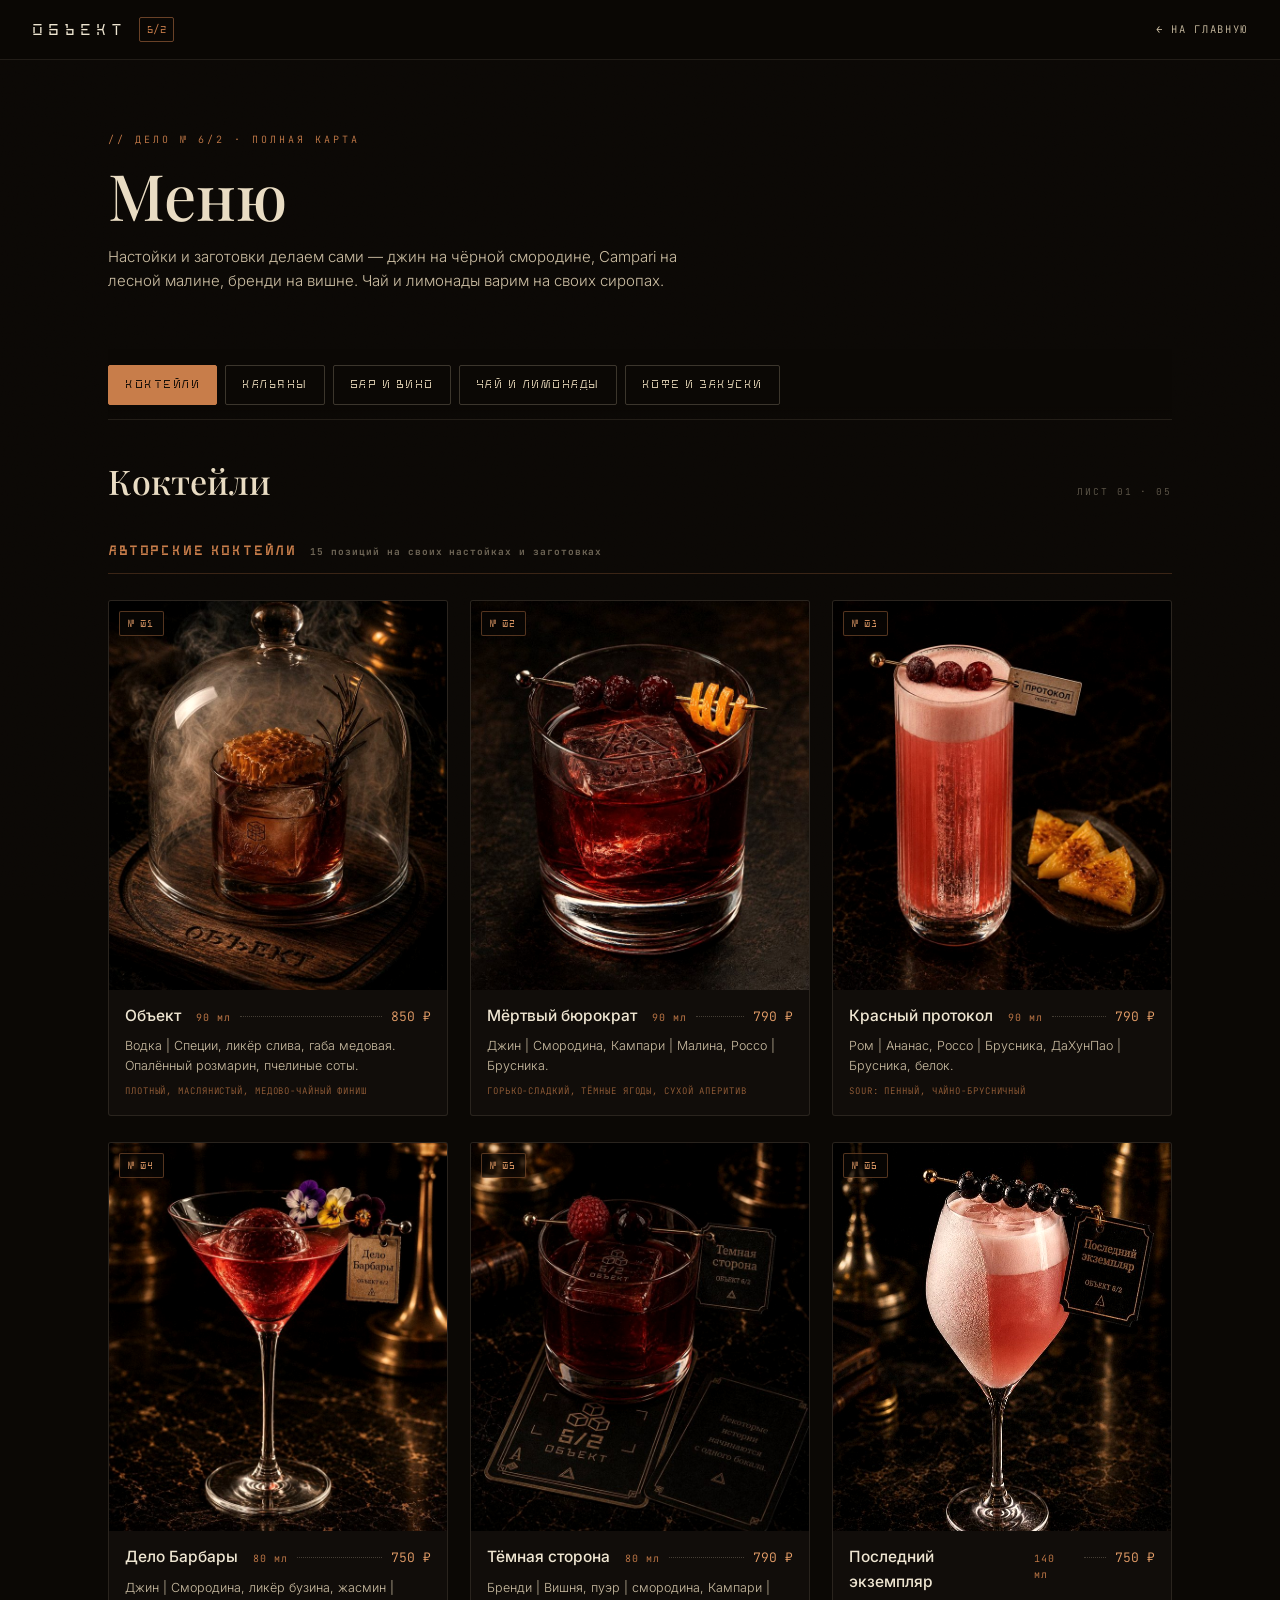
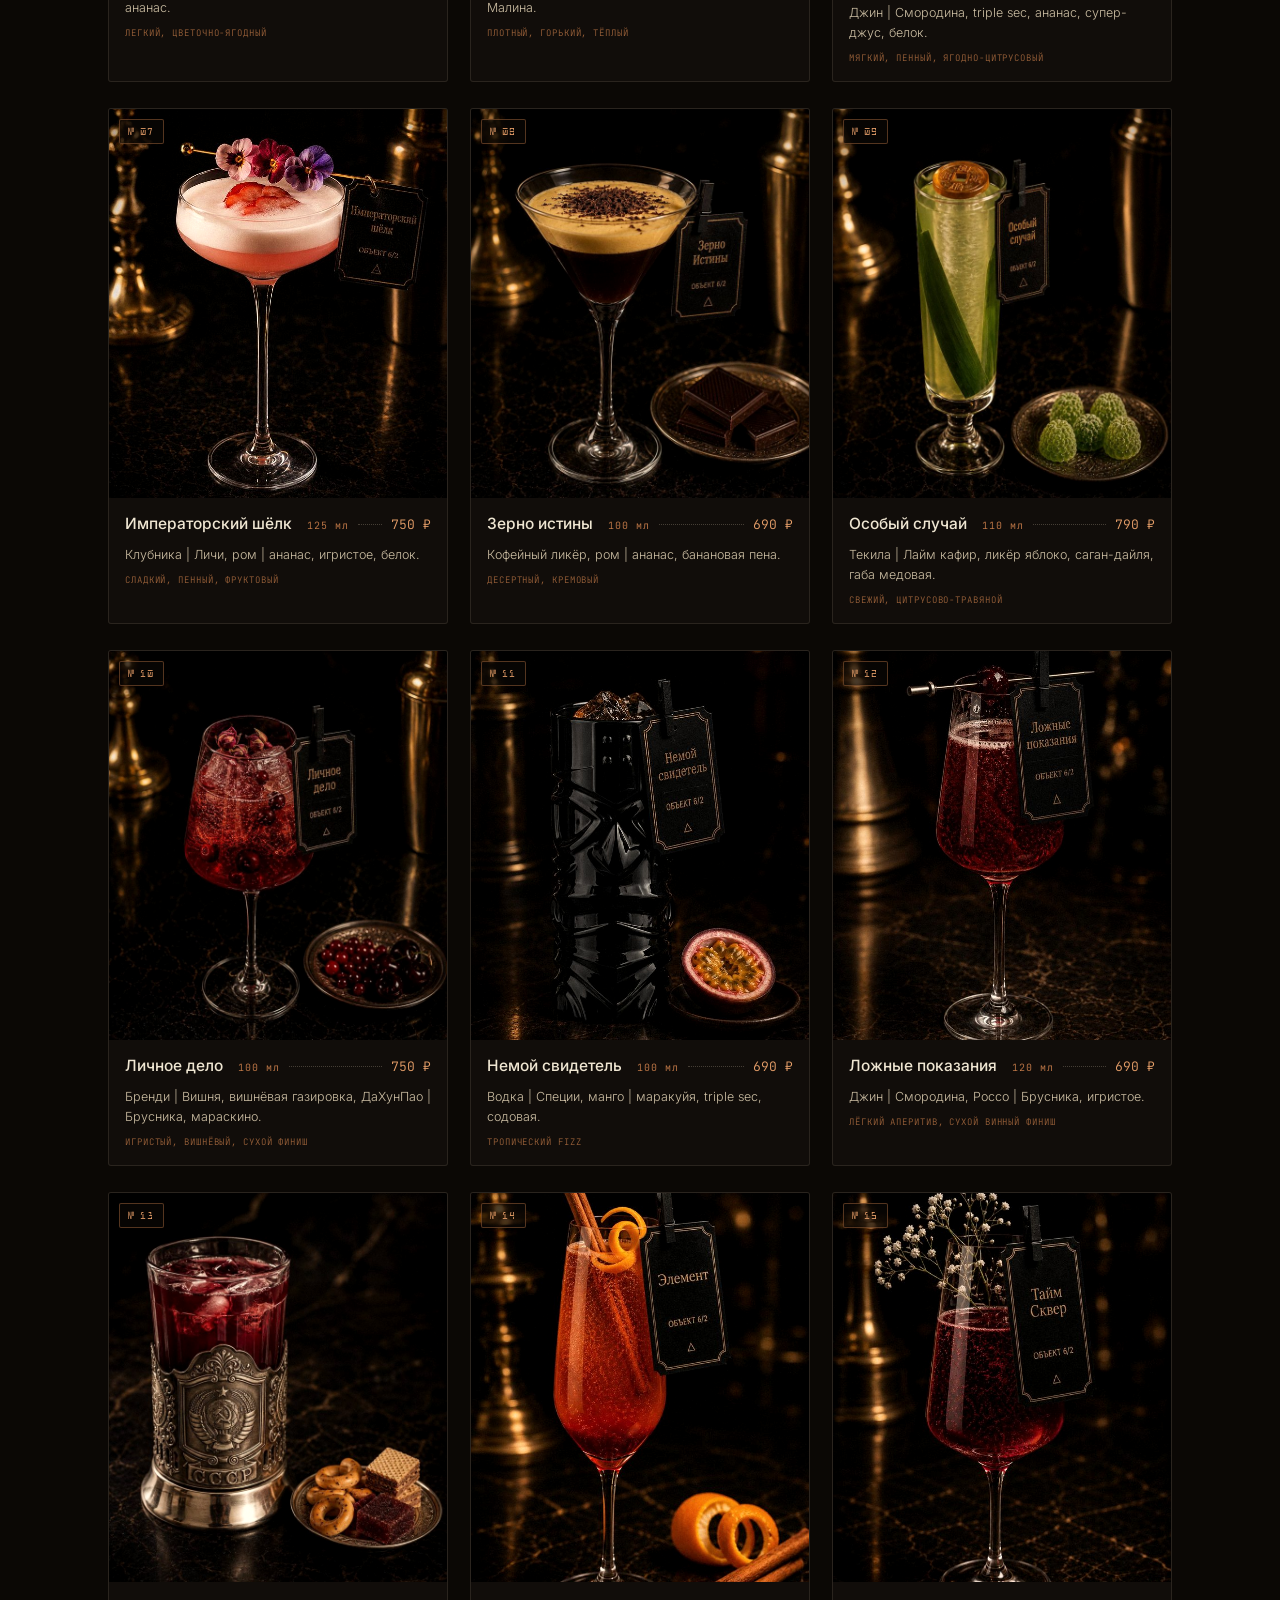
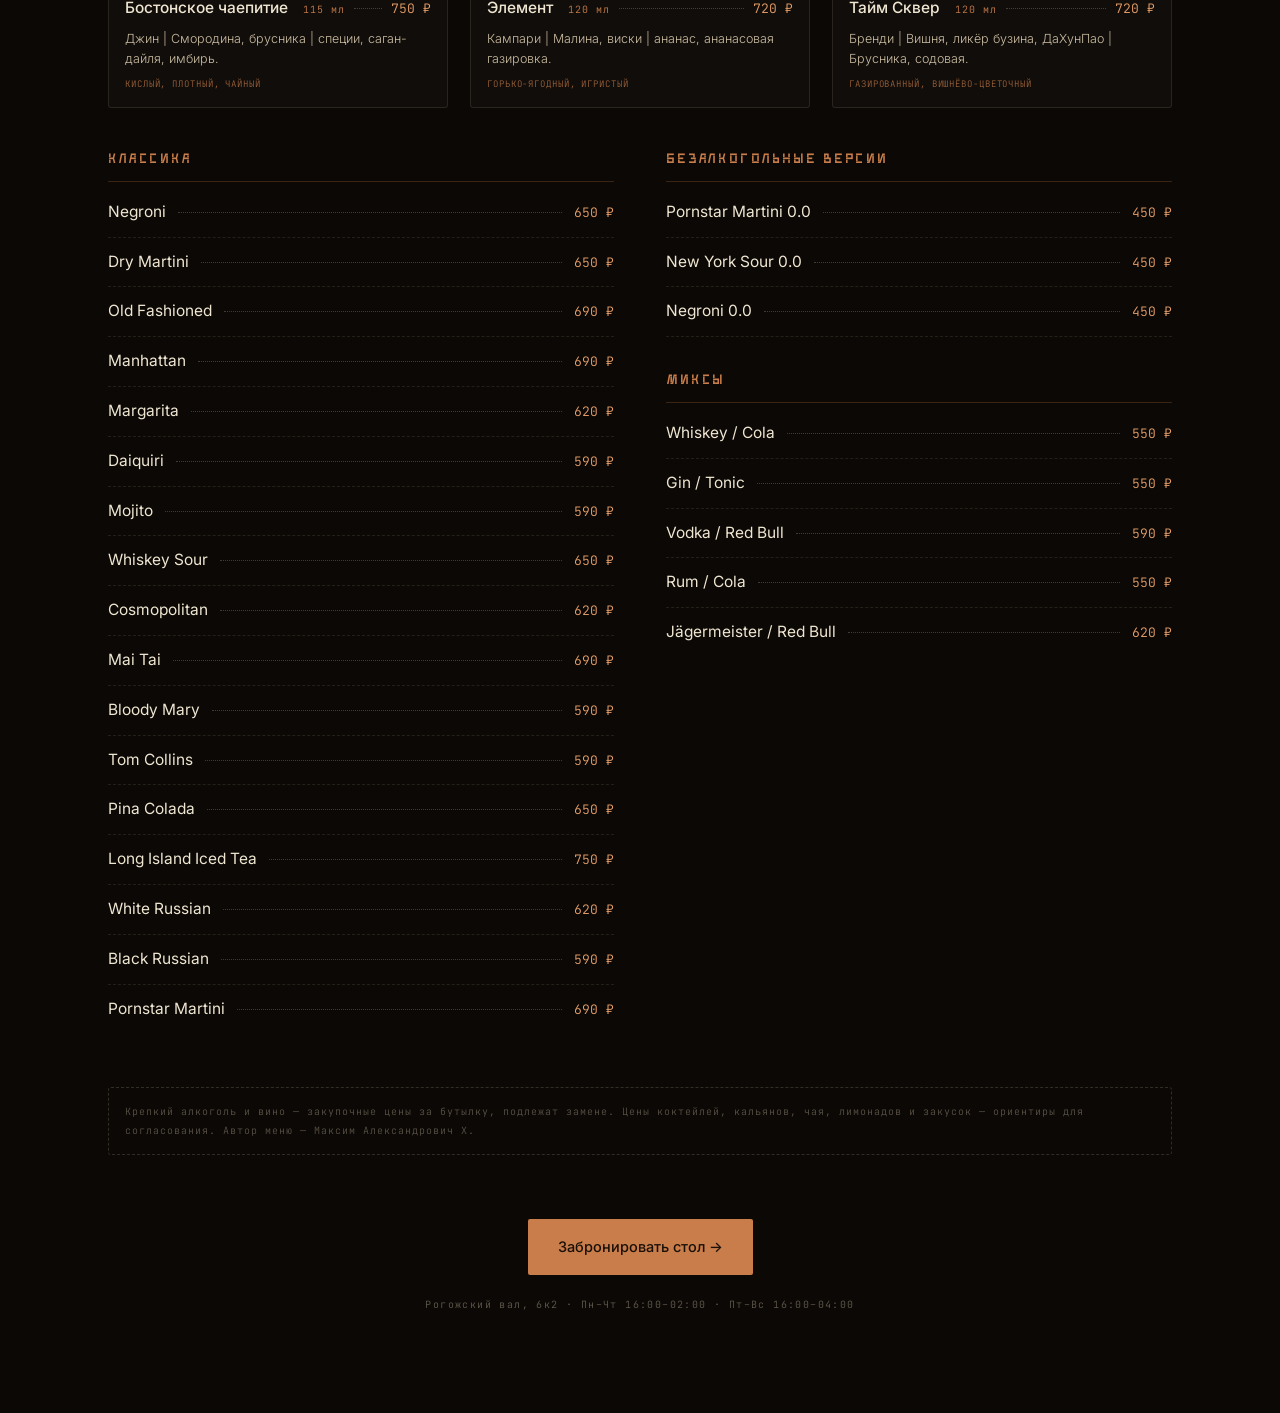
<file: menu.html>
<!DOCTYPE html>
<html lang="ru">
<head>
<meta charset="utf-8">
<meta name="viewport" content="width=device-width, initial-scale=1">
<title>Меню · объект 6/2 — кальянный лаунж на Рогожском валу</title>
<link rel="icon" href="data:,">
<meta name="description" content="Карта бара объект 6/2: авторские коктейли на своих настойках, авторские кальяны, крепкий бар, вино, китайский чай и фирменные лимонады.">
<link rel="preconnect" href="https://fonts.googleapis.com">
<link rel="preconnect" href="https://fonts.gstatic.com" crossorigin>
<link href="https://fonts.googleapis.com/css2?family=Playfair+Display:wght@500;600&family=JetBrains+Mono:wght@400;500&family=Inter:wght@300;400;500&display=swap" rel="stylesheet">
<style>
  @font-face{
    font-family:'District';
    src:url('assets/District-Regular.ttf') format('truetype');
    font-display:swap;
  }
  :root{
    --ink:#0b0805; --paper:#e9dcc3; --paper-dim:#cdbfa4; --bone:#efe6d2;
    --copper:#c87d4a; --copper-hot:#e8a06a; --wax:#8c2f23;
    --mono:'JetBrains Mono',ui-monospace,monospace;
    --serif:'Playfair Display',Georgia,serif;
    --sans:'Inter',system-ui,sans-serif;
  }
  *{box-sizing:border-box}
  body{margin:0;background:var(--ink);color:var(--paper);font-family:var(--sans);font-weight:300;
    -webkit-font-smoothing:antialiased;line-height:1.6}
  .grain{position:fixed;inset:0;z-index:1;pointer-events:none;opacity:.05;mix-blend-mode:overlay;
    background-image:url("data:image/svg+xml,%3Csvg xmlns='http://www.w3.org/2000/svg' width='240' height='240'%3E%3Cfilter id='n'%3E%3CfeTurbulence type='fractalNoise' baseFrequency='0.9' numOctaves='2'/%3E%3C/filter%3E%3Crect width='240' height='240' filter='url(%23n)'/%3E%3C/svg%3E")}
  .wrap{max-width:1120px;margin:0 auto;padding:0 28px;position:relative;z-index:2}
  header.nav{position:sticky;top:0;z-index:40;display:flex;align-items:center;justify-content:space-between;
    padding:16px 32px;background:rgba(11,8,5,.92);backdrop-filter:blur(10px);
    border-bottom:1px solid rgba(205,191,164,.12)}
  .logo{display:flex;align-items:center;gap:12px;text-decoration:none;color:var(--bone)}
  .logo b{font-family:'District',var(--serif);font-weight:400;font-size:17px;letter-spacing:.30em}
  .logo span{font-family:'District','JetBrains Mono',monospace;font-size:11px;color:var(--copper);border:1px solid rgba(200,125,74,.5);border-radius:2px;padding:3px 7px 2px}
  .nav-back{font-family:var(--mono);font-size:10.5px;letter-spacing:.16em;color:var(--paper-dim);
    text-decoration:none;text-transform:uppercase;transition:color .2s}
  .nav-back:hover{color:var(--copper-hot)}

  .m-hero{padding:72px 0 34px}
  .kicker{font-family:var(--mono);font-size:10px;letter-spacing:.3em;color:var(--copper);text-transform:uppercase}
  .m-hero h1{font-family:var(--serif);font-weight:500;font-size:clamp(38px,6vw,64px);line-height:1.04;margin:14px 0 16px}
  .m-hero p{max-width:600px;color:var(--paper-dim);font-size:15px;margin:0}

  .mtabs{position:sticky;top:57px;z-index:30;display:flex;gap:8px;flex-wrap:wrap;
    padding:16px 0 14px;margin-top:22px;background:linear-gradient(180deg,var(--ink) 82%,transparent);
    border-bottom:1px solid rgba(205,191,164,.12)}
  .mtab{font-family:'District',var(--mono);font-size:12.5px;letter-spacing:.12em;text-transform:uppercase;
    color:var(--paper-dim);background:transparent;border:1px solid rgba(205,191,164,.25);
    border-radius:2px;padding:11px 16px;cursor:pointer;transition:all .2s}
  .mtab:hover{border-color:rgba(200,125,74,.6);color:var(--bone)}
  .mtab.on{background:var(--copper);border-color:var(--copper);color:#1a1008;font-weight:500}
  .mtab:focus-visible{outline:2px solid var(--copper-hot);outline-offset:2px}

  .mpanel{display:none;padding:34px 0 10px;animation:fadein .35s ease}
  .mpanel.on{display:block}
  @keyframes fadein{from{opacity:0;transform:translateY(8px)}to{opacity:1;transform:none}}
  .mpanel-head{display:flex;align-items:baseline;justify-content:space-between;margin:0 0 8px}
  .mpanel-head h2{font-family:var(--serif);font-weight:500;font-size:clamp(24px,3.2vw,34px);margin:0}
  .sheet-no{font-family:var(--mono);font-size:9.5px;letter-spacing:.2em;color:rgba(205,191,164,.45)}

  .m-sub-head{font-family:'District',var(--mono);font-size:13px;letter-spacing:.22em;text-transform:uppercase;
    color:var(--copper);margin:34px 0 6px;padding-bottom:10px;border-bottom:1px solid rgba(200,125,74,.25);
    display:flex;align-items:baseline;gap:14px;flex-wrap:wrap}
  .m-sub-note{font-family:var(--mono);font-size:9.5px;letter-spacing:.1em;color:rgba(205,191,164,.5);text-transform:none}

  /* карточки с фото */
  .dcards{display:grid;grid-template-columns:repeat(3,1fr);gap:26px 22px;padding:20px 0 8px}
  .dcards-3{grid-template-columns:repeat(3,1fr)}
  .dcard{margin:0;background:rgba(233,220,195,.028);border:1px solid rgba(205,191,164,.13);
    border-radius:3px;overflow:hidden;transition:border-color .25s, transform .25s}
  .dcard:hover{border-color:rgba(200,125,74,.5);transform:translateY(-3px)}
  .dcard-ph{position:relative;aspect-ratio:4/4.6;overflow:hidden}
  .dcards-3 .dcard-ph{aspect-ratio:4/4.2}
  .dcard-ph img{width:100%;height:100%;object-fit:cover;display:block;
    filter:sepia(.06) contrast(1.02);transition:transform 1s cubic-bezier(.2,.8,.2,1)}
  .dcard:hover .dcard-ph img{transform:scale(1.045)}
  .dcard-no{position:absolute;top:10px;left:10px;font-family:'District',var(--mono);font-size:10px;
    letter-spacing:.18em;color:var(--copper-hot);background:rgba(11,8,5,.72);border:1px solid rgba(200,125,74,.4);
    border-radius:2px;padding:4px 8px 3px}
  .dcard figcaption{padding:14px 16px 16px}
  .dcard-top{display:flex;align-items:baseline;gap:9px}
  .dcard-top b{font-size:15.5px;color:var(--bone);font-weight:500}
  .dcard-desc{font-size:12.5px;color:var(--paper-dim);line-height:1.6;margin:8px 0 0}
  .dcard-profile{font-family:var(--mono);font-size:9px;letter-spacing:.1em;text-transform:uppercase;
    color:rgba(200,125,74,.75);margin:8px 0 0}

  .m-row{display:flex;align-items:baseline;gap:12px;padding:12px 0;border-bottom:1px dashed rgba(205,191,164,.13)}
  .m-row:last-child{border-bottom:none}
  .m-name{font-size:15.5px;color:var(--bone);font-weight:400}
  .m-sub{display:block;font-family:var(--mono);font-size:10px;letter-spacing:.08em;
    color:rgba(205,191,164,.55);text-transform:uppercase;margin-top:4px}
  .m-vol{font-family:var(--mono);font-size:10px;color:var(--copper);letter-spacing:.1em;margin-left:6px}
  .m-dots{flex:1 1 auto;border-bottom:1px dotted rgba(205,191,164,.28);min-width:22px;transform:translateY(-4px)}
  .m-price{font-family:var(--mono);font-size:13px;color:var(--copper-hot);white-space:nowrap}
  .m-note{font-family:var(--mono);font-size:10.5px;letter-spacing:.08em;color:rgba(205,191,164,.6);
    max-width:640px;line-height:1.8}
  .m-cols{display:grid;grid-template-columns:1fr 1fr;gap:0 52px;align-items:start}
  @media (max-width:980px){ .dcards,.dcards-3{grid-template-columns:1fr 1fr} }
  @media (max-width:760px){
    .m-cols{grid-template-columns:1fr}
    .dcards,.dcards-3{grid-template-columns:1fr 1fr;gap:16px 12px}
    header.nav{padding:14px 20px}
    .mtabs{top:51px;gap:6px;padding:12px 0 10px}
    .mtab{padding:13px 12px;font-size:11.5px}
    .nav-back{padding:12px 0 12px;display:inline-block}
    .logo{padding:10px 0;margin:-10px 0}
    .wrap{padding:0 18px}
    .m-hero{padding:52px 0 22px}
    .m-hero h1{font-size:40px}
    .m-row{padding:11px 0}
    .m-name{font-size:15px}
    .dcard figcaption{padding:11px 12px 13px}
    .dcard-top b{font-size:14px}
    .dcard-desc{font-size:11.5px}
    .dcard-ph{aspect-ratio:4/4.3}
    .m-sub-head{font-size:12px;margin:26px 0 4px}
  }
  @media (max-width:480px){
    .dcards,.dcards-3{grid-template-columns:1fr}
    .dcard-ph{aspect-ratio:4/3.4}
    .m-hero h1{font-size:34px}
  }
  .m-foot{padding:64px 0 90px;text-align:center}
  .m-foot .btn{display:inline-flex;align-items:center;gap:10px;background:var(--copper);color:#1a1008;
    font-family:var(--sans);font-weight:500;font-size:14.5px;text-decoration:none;
    padding:16px 30px;border-radius:2px;transition:background .2s}
  .m-foot .btn:hover{background:var(--copper-hot)}
  .m-foot p{font-family:var(--mono);font-size:10px;letter-spacing:.14em;color:rgba(205,191,164,.45);margin-top:22px}
  .disclaimer{font-family:var(--mono);font-size:10px;letter-spacing:.1em;color:rgba(205,191,164,.4);
    border:1px dashed rgba(205,191,164,.2);border-radius:3px;padding:14px 16px;margin:44px 0 0;line-height:1.9}

  /* бегущий блик по акцентным кнопкам (из d2) */
  .m-foot .btn{position:relative;overflow:hidden}
  .m-foot .btn::before{
    content:'';position:absolute;top:0;bottom:0;width:56px;left:-90px;
    background:linear-gradient(100deg,transparent,rgba(255,240,220,.5),transparent);
    transform:skewX(-18deg);pointer-events:none;
    animation:btnsheen 5.4s ease-in-out 2.4s infinite;
  }
  @keyframes btnsheen{0%{left:-90px}20%{left:130%}100%{left:130%}}
  @media (prefers-reduced-motion: reduce){ .m-foot .btn::before{animation:none} }
</style>
</head>
<body>
<div class="grain" aria-hidden="true"></div>
<header class="nav">
  <a class="logo" href="index.html"><b>ОБЪЕКТ</b><span>6/2</span></a>
  <a class="nav-back" href="index.html">← на главную</a>
</header>
<main class="wrap">
  <div class="m-hero">
    <div class="kicker">// дело № 6/2 · полная карта</div>
    <h1>Меню</h1>
    <p>Настойки и заготовки делаем сами — джин на чёрной смородине, Campari на лесной
       малине, бренди на вишне. Чай и лимонады варим на своих сиропах.</p>
  </div>

  <div class="mtabs" role="tablist" aria-label="Разделы меню">
    <button class="mtab on" role="tab" id="tb-mt-cocktails" aria-controls="mt-cocktails" aria-selected="true" tabindex="0" data-p="mt-cocktails">Коктейли</button>
    <button class="mtab" role="tab" id="tb-mt-hookah" aria-controls="mt-hookah" aria-selected="false" tabindex="-1" data-p="mt-hookah">Кальяны</button>
    <button class="mtab" role="tab" id="tb-mt-bar" aria-controls="mt-bar" aria-selected="false" tabindex="-1" data-p="mt-bar">Бар и вино</button>
    <button class="mtab" role="tab" id="tb-mt-tea" aria-controls="mt-tea" aria-selected="false" tabindex="-1" data-p="mt-tea">Чай и лимонады</button>
    <button class="mtab" role="tab" id="tb-mt-snacks" aria-controls="mt-snacks" aria-selected="false" tabindex="-1" data-p="mt-snacks">Кофе и закуски</button>
  </div>

  <section class="mpanel on" id="mt-cocktails" role="tabpanel" aria-labelledby="tb-mt-cocktails">
    <div class="mpanel-head"><h2>Коктейли</h2><div class="sheet-no">ЛИСТ 01 · 05</div></div>
<h3 class="m-sub-head">Авторские коктейли<span class="m-sub-note">15 позиций на своих настойках и заготовках</span></h3><div class="dcards">
      <figure class="dcard">
        <div class="dcard-ph"><img src="assets/dr-obekt.jpg" alt="Коктейль Объект" loading="lazy">
          <span class="dcard-no">№ 01</span></div>
        <figcaption>
          <div class="dcard-top"><b>Объект</b><span class="m-vol">90 мл</span>
            <span class="m-dots"></span><span class="m-price">850 ₽</span></div>
          <p class="dcard-desc">Водка | Специи, ликёр слива, габа медовая. Опалённый розмарин, пчелиные соты.</p>
          <p class="dcard-profile">Плотный, маслянистый, медово-чайный финиш</p>
        </figcaption>
      </figure>
      <figure class="dcard">
        <div class="dcard-ph"><img src="assets/dr-byurokrat.jpg" alt="Коктейль Мёртвый бюрократ" loading="lazy">
          <span class="dcard-no">№ 02</span></div>
        <figcaption>
          <div class="dcard-top"><b>Мёртвый бюрократ</b><span class="m-vol">90 мл</span>
            <span class="m-dots"></span><span class="m-price">790 ₽</span></div>
          <p class="dcard-desc">Джин | Смородина, Кампари | Малина, Россо | Брусника.</p>
          <p class="dcard-profile">Горько-сладкий, тёмные ягоды, сухой аперитив</p>
        </figcaption>
      </figure>
      <figure class="dcard">
        <div class="dcard-ph"><img src="assets/dr-protokol.jpg" alt="Коктейль Красный протокол" loading="lazy">
          <span class="dcard-no">№ 03</span></div>
        <figcaption>
          <div class="dcard-top"><b>Красный протокол</b><span class="m-vol">90 мл</span>
            <span class="m-dots"></span><span class="m-price">790 ₽</span></div>
          <p class="dcard-desc">Ром | Ананас, Россо | Брусника, ДаХунПао | Брусника, белок.</p>
          <p class="dcard-profile">Sour: пенный, чайно-брусничный</p>
        </figcaption>
      </figure>
      <figure class="dcard">
        <div class="dcard-ph"><img src="assets/dr-barbary.jpg" alt="Коктейль Дело Барбары" loading="lazy">
          <span class="dcard-no">№ 04</span></div>
        <figcaption>
          <div class="dcard-top"><b>Дело Барбары</b><span class="m-vol">80 мл</span>
            <span class="m-dots"></span><span class="m-price">750 ₽</span></div>
          <p class="dcard-desc">Джин | Смородина, ликёр бузина, жасмин | ананас.</p>
          <p class="dcard-profile">Легкий, цветочно-ягодный</p>
        </figcaption>
      </figure>
      <figure class="dcard">
        <div class="dcard-ph"><img src="assets/dr-storona.jpg" alt="Коктейль Тёмная сторона" loading="lazy">
          <span class="dcard-no">№ 05</span></div>
        <figcaption>
          <div class="dcard-top"><b>Тёмная сторона</b><span class="m-vol">80 мл</span>
            <span class="m-dots"></span><span class="m-price">790 ₽</span></div>
          <p class="dcard-desc">Бренди | Вишня, пуэр | смородина, Кампари | Малина.</p>
          <p class="dcard-profile">Плотный, горький, тёплый</p>
        </figcaption>
      </figure>
      <figure class="dcard">
        <div class="dcard-ph"><img src="assets/dr-ekzemplyar.jpg" alt="Коктейль Последний экземпляр" loading="lazy">
          <span class="dcard-no">№ 06</span></div>
        <figcaption>
          <div class="dcard-top"><b>Последний экземпляр</b><span class="m-vol">140 мл</span>
            <span class="m-dots"></span><span class="m-price">750 ₽</span></div>
          <p class="dcard-desc">Джин | Смородина, triple sec, ананас, супер-джус, белок.</p>
          <p class="dcard-profile">Мягкий, пенный, ягодно-цитрусовый</p>
        </figcaption>
      </figure>
      <figure class="dcard">
        <div class="dcard-ph"><img src="assets/dr-shelk.jpg" alt="Коктейль Императорский шёлк" loading="lazy">
          <span class="dcard-no">№ 07</span></div>
        <figcaption>
          <div class="dcard-top"><b>Императорский шёлк</b><span class="m-vol">125 мл</span>
            <span class="m-dots"></span><span class="m-price">750 ₽</span></div>
          <p class="dcard-desc">Клубника | Личи, ром | ананас, игристое, белок.</p>
          <p class="dcard-profile">Сладкий, пенный, фруктовый</p>
        </figcaption>
      </figure>
      <figure class="dcard">
        <div class="dcard-ph"><img src="assets/dr-zerno.jpg" alt="Коктейль Зерно истины" loading="lazy">
          <span class="dcard-no">№ 08</span></div>
        <figcaption>
          <div class="dcard-top"><b>Зерно истины</b><span class="m-vol">100 мл</span>
            <span class="m-dots"></span><span class="m-price">690 ₽</span></div>
          <p class="dcard-desc">Кофейный ликёр, ром | ананас, банановая пена.</p>
          <p class="dcard-profile">Десертный, кремовый</p>
        </figcaption>
      </figure>
      <figure class="dcard">
        <div class="dcard-ph"><img src="assets/dr-sluchay.jpg" alt="Коктейль Особый случай" loading="lazy">
          <span class="dcard-no">№ 09</span></div>
        <figcaption>
          <div class="dcard-top"><b>Особый случай</b><span class="m-vol">110 мл</span>
            <span class="m-dots"></span><span class="m-price">790 ₽</span></div>
          <p class="dcard-desc">Текила | Лайм кафир, ликёр яблоко, саган-дайля, габа медовая.</p>
          <p class="dcard-profile">Свежий, цитрусово-травяной</p>
        </figcaption>
      </figure>
      <figure class="dcard">
        <div class="dcard-ph"><img src="assets/dr-delo.jpg" alt="Коктейль Личное дело" loading="lazy">
          <span class="dcard-no">№ 10</span></div>
        <figcaption>
          <div class="dcard-top"><b>Личное дело</b><span class="m-vol">100 мл</span>
            <span class="m-dots"></span><span class="m-price">750 ₽</span></div>
          <p class="dcard-desc">Бренди | Вишня, вишнёвая газировка, ДаХунПао | Брусника, мараскино.</p>
          <p class="dcard-profile">Игристый, вишнёвый, сухой финиш</p>
        </figcaption>
      </figure>
      <figure class="dcard">
        <div class="dcard-ph"><img src="assets/dr-svidetel.jpg" alt="Коктейль Немой свидетель" loading="lazy">
          <span class="dcard-no">№ 11</span></div>
        <figcaption>
          <div class="dcard-top"><b>Немой свидетель</b><span class="m-vol">100 мл</span>
            <span class="m-dots"></span><span class="m-price">690 ₽</span></div>
          <p class="dcard-desc">Водка | Специи, манго | маракуйя, triple sec, содовая.</p>
          <p class="dcard-profile">Тропический fizz</p>
        </figcaption>
      </figure>
      <figure class="dcard">
        <div class="dcard-ph"><img src="assets/dr-pokazaniya.jpg" alt="Коктейль Ложные показания" loading="lazy">
          <span class="dcard-no">№ 12</span></div>
        <figcaption>
          <div class="dcard-top"><b>Ложные показания</b><span class="m-vol">120 мл</span>
            <span class="m-dots"></span><span class="m-price">690 ₽</span></div>
          <p class="dcard-desc">Джин | Смородина, Россо | Брусника, игристое.</p>
          <p class="dcard-profile">Лёгкий аперитив, сухой винный финиш</p>
        </figcaption>
      </figure>
      <figure class="dcard">
        <div class="dcard-ph"><img src="assets/dr-boston.jpg" alt="Коктейль Бостонское чаепитие" loading="lazy">
          <span class="dcard-no">№ 13</span></div>
        <figcaption>
          <div class="dcard-top"><b>Бостонское чаепитие</b><span class="m-vol">115 мл</span>
            <span class="m-dots"></span><span class="m-price">750 ₽</span></div>
          <p class="dcard-desc">Джин | Смородина, брусника | специи, саган-дайля, имбирь.</p>
          <p class="dcard-profile">Кислый, плотный, чайный</p>
        </figcaption>
      </figure>
      <figure class="dcard">
        <div class="dcard-ph"><img src="assets/dr-element.jpg" alt="Коктейль Элемент" loading="lazy">
          <span class="dcard-no">№ 14</span></div>
        <figcaption>
          <div class="dcard-top"><b>Элемент</b><span class="m-vol">120 мл</span>
            <span class="m-dots"></span><span class="m-price">720 ₽</span></div>
          <p class="dcard-desc">Кампари | Малина, виски | ананас, ананасовая газировка.</p>
          <p class="dcard-profile">Горько-ягодный, игристый</p>
        </figcaption>
      </figure>
      <figure class="dcard">
        <div class="dcard-ph"><img src="assets/dr-skver.jpg" alt="Коктейль Тайм Сквер" loading="lazy">
          <span class="dcard-no">№ 15</span></div>
        <figcaption>
          <div class="dcard-top"><b>Тайм Сквер</b><span class="m-vol">120 мл</span>
            <span class="m-dots"></span><span class="m-price">720 ₽</span></div>
          <p class="dcard-desc">Бренди | Вишня, ликёр бузина, ДаХунПао | Брусника, содовая.</p>
          <p class="dcard-profile">Газированный, вишнёво-цветочный</p>
        </figcaption>
      </figure>
</div><div class="m-cols"><div><h3 class="m-sub-head">Классика</h3><div class="m-row"><div class="m-name">Negroni</div><span class="m-dots"></span><span class="m-price">650 ₽</span></div><div class="m-row"><div class="m-name">Dry Martini</div><span class="m-dots"></span><span class="m-price">650 ₽</span></div><div class="m-row"><div class="m-name">Old Fashioned</div><span class="m-dots"></span><span class="m-price">690 ₽</span></div><div class="m-row"><div class="m-name">Manhattan</div><span class="m-dots"></span><span class="m-price">690 ₽</span></div><div class="m-row"><div class="m-name">Margarita</div><span class="m-dots"></span><span class="m-price">620 ₽</span></div><div class="m-row"><div class="m-name">Daiquiri</div><span class="m-dots"></span><span class="m-price">590 ₽</span></div><div class="m-row"><div class="m-name">Mojito</div><span class="m-dots"></span><span class="m-price">590 ₽</span></div><div class="m-row"><div class="m-name">Whiskey Sour</div><span class="m-dots"></span><span class="m-price">650 ₽</span></div><div class="m-row"><div class="m-name">Cosmopolitan</div><span class="m-dots"></span><span class="m-price">620 ₽</span></div><div class="m-row"><div class="m-name">Mai Tai</div><span class="m-dots"></span><span class="m-price">690 ₽</span></div><div class="m-row"><div class="m-name">Bloody Mary</div><span class="m-dots"></span><span class="m-price">590 ₽</span></div><div class="m-row"><div class="m-name">Tom Collins</div><span class="m-dots"></span><span class="m-price">590 ₽</span></div><div class="m-row"><div class="m-name">Pina Colada</div><span class="m-dots"></span><span class="m-price">650 ₽</span></div><div class="m-row"><div class="m-name">Long Island Iced Tea</div><span class="m-dots"></span><span class="m-price">750 ₽</span></div><div class="m-row"><div class="m-name">White Russian</div><span class="m-dots"></span><span class="m-price">620 ₽</span></div><div class="m-row"><div class="m-name">Black Russian</div><span class="m-dots"></span><span class="m-price">590 ₽</span></div><div class="m-row"><div class="m-name">Pornstar Martini</div><span class="m-dots"></span><span class="m-price">690 ₽</span></div></div><div><h3 class="m-sub-head">Безалкогольные версии</h3><div class="m-row"><div class="m-name">Pornstar Martini 0.0</div><span class="m-dots"></span><span class="m-price">450 ₽</span></div><div class="m-row"><div class="m-name">New York Sour 0.0</div><span class="m-dots"></span><span class="m-price">450 ₽</span></div><div class="m-row"><div class="m-name">Negroni 0.0</div><span class="m-dots"></span><span class="m-price">450 ₽</span></div><h3 class="m-sub-head">Миксы</h3><div class="m-row"><div class="m-name">Whiskey / Cola</div><span class="m-dots"></span><span class="m-price">550 ₽</span></div><div class="m-row"><div class="m-name">Gin / Tonic</div><span class="m-dots"></span><span class="m-price">550 ₽</span></div><div class="m-row"><div class="m-name">Vodka / Red Bull</div><span class="m-dots"></span><span class="m-price">590 ₽</span></div><div class="m-row"><div class="m-name">Rum / Cola</div><span class="m-dots"></span><span class="m-price">550 ₽</span></div><div class="m-row"><div class="m-name">Jägermeister / Red Bull</div><span class="m-dots"></span><span class="m-price">620 ₽</span></div></div></div>
  </section>

  <section class="mpanel" id="mt-hookah" role="tabpanel" aria-labelledby="tb-mt-hookah">
    <div class="mpanel-head"><h2>Кальяны</h2><div class="sheet-no">ЛИСТ 02 · 05</div></div>
<h3 class="m-sub-head">Авторские подачи<span class="m-sub-note">коллекция экспонатов — дым как часть интерьера</span></h3><div class="dcards dcards-3">
      <figure class="dcard">
        <div class="dcard-ph"><img src="assets/hk-globus.jpg" alt="Авторский кальян Экспонат №1 · Глобус" loading="lazy">
          <span class="dcard-no">ЭКСП. 01</span></div>
        <figcaption>
          <div class="dcard-top"><b>Экспонат №1 · Глобус</b>
            <span class="m-dots"></span><span class="m-price">2 500 ₽</span></div>
          <p class="dcard-desc">авторская подача в глобус-баре: карта старого света, дым по меридианам</p>
        </figcaption>
      </figure>
      <figure class="dcard">
        <div class="dcard-ph"><img src="assets/hk-turbina.jpg" alt="Авторский кальян Экспонат №2 · Турбина" loading="lazy">
          <span class="dcard-no">ЭКСП. 02</span></div>
        <figcaption>
          <div class="dcard-top"><b>Экспонат №2 · Турбина</b>
            <span class="m-dots"></span><span class="m-price">2 500 ₽</span></div>
          <p class="dcard-desc">паровая машина на столе: латунь, клапаны, мягкая тяга</p>
        </figcaption>
      </figure>
      <figure class="dcard">
        <div class="dcard-ph"><img src="assets/hk-khronometr.jpg" alt="Авторский кальян Экспонат №3 · Хронометр" loading="lazy">
          <span class="dcard-no">ЭКСП. 03</span></div>
        <figcaption>
          <div class="dcard-top"><b>Экспонат №3 · Хронометр</b>
            <span class="m-dots"></span><span class="m-price">2 500 ₽</span></div>
          <p class="dcard-desc">часовой механизм с римским циферблатом — время замедляется</p>
        </figcaption>
      </figure>
</div><h3 class="m-sub-head">Классические подачи</h3><div class="m-row"><div class="m-name">Классический 6/2<span class="m-sub">табак средней крепости, чаша ведёт весь вечер</span></div><span class="m-dots"></span><span class="m-price">1 900 ₽</span></div><div class="m-row"><div class="m-name">Крепкий<span class="m-sub">тёмный лист для опытных</span></div><span class="m-dots"></span><span class="m-price">2 100 ₽</span></div><div class="m-row"><div class="m-name">Классика на фрукте<span class="m-sub">грейпфрут или апельсин вместо чаши</span></div><span class="m-dots"></span><span class="m-price">2 400 ₽</span></div><div class="m-row"><div class="m-name">Замена чаши<span class="m-sub">продолжение вечера</span></div><span class="m-dots"></span><span class="m-price">900 ₽</span></div><p class="m-note" style="margin-top:18px">Кальян подаём гостям старше 18 лет. Мастер соберёт крепость под вас и поведёт чашу весь вечер.</p>
  </section>

  <section class="mpanel" id="mt-bar" role="tabpanel" aria-labelledby="tb-mt-bar">
    <div class="mpanel-head"><h2>Бар и вино</h2><div class="sheet-no">ЛИСТ 03 · 05</div></div>
<div class="m-cols"><div><h3 class="m-sub-head">Виски</h3><div class="m-row"><div class="m-name">Macallan 12 y.o<span class="m-sub">Шотландия · односолодовый</span></div><span class="m-dots"></span><span class="m-price">9 871 ₽</span></div><div class="m-row"><div class="m-name">Chivas Regal 18 y.o<span class="m-sub">Шотландия · купаж</span></div><span class="m-dots"></span><span class="m-price">8 541 ₽</span></div><div class="m-row"><div class="m-name">Bellevoye Finition Grain Fin<span class="m-sub">Франция · солод</span></div><span class="m-dots"></span><span class="m-price">9 491 ₽</span></div><div class="m-row"><div class="m-name">Auchentoshan A.O<span class="m-sub">Шотландия · односолодовый</span></div><span class="m-dots"></span><span class="m-price">3 506 ₽</span></div><div class="m-row"><div class="m-name">Chivas Regal 12 y.o<span class="m-sub">Шотландия · купаж</span></div><span class="m-dots"></span><span class="m-price">2 890 ₽</span></div><div class="m-row"><div class="m-name">Jameson<span class="m-sub">Ирландия · купаж</span></div><span class="m-dots"></span><span class="m-price">2 700 ₽</span></div><div class="m-row"><div class="m-name">Jack Daniel's<span class="m-sub">США · купаж</span></div><span class="m-dots"></span><span class="m-price">2 700 ₽</span></div><div class="m-row"><div class="m-name">Ballantine's<span class="m-sub">Шотландия · купаж</span></div><span class="m-dots"></span><span class="m-price">2 290 ₽</span></div><div class="m-row"><div class="m-name">Jim Beam<span class="m-sub">США · бурбон</span></div><span class="m-dots"></span><span class="m-price">1 990 ₽</span></div><div class="m-row"><div class="m-name">Bushmills Original<span class="m-sub">UK · купаж</span></div><span class="m-dots"></span><span class="m-price">1 879 ₽</span></div><h3 class="m-sub-head">Коньяк и кальвадос</h3><div class="m-row"><div class="m-name">Camus VSOP<span class="m-sub">коньяк</span></div><span class="m-dots"></span><span class="m-price">5 890 ₽</span></div><div class="m-row"><div class="m-name">Camus VS<span class="m-sub">коньяк</span></div><span class="m-dots"></span><span class="m-price">4 090 ₽</span></div><div class="m-row"><div class="m-name">Père Magloire VSOP<span class="m-sub">кальвадос · Нормандия</span></div><span class="m-dots"></span><span class="m-price">4 899 ₽</span></div><h3 class="m-sub-head">Водка · Джин · Текила · Ром</h3><div class="m-row"><div class="m-name">Beluga Gold Line<span class="m-sub">водка</span></div><span class="m-dots"></span><span class="m-price">5 064 ₽</span></div><div class="m-row"><div class="m-name">Beluga Noble<span class="m-sub">водка</span></div><span class="m-dots"></span><span class="m-price">1 587 ₽</span></div><div class="m-row"><div class="m-name">Онегин<span class="m-sub">водка</span></div><span class="m-dots"></span><span class="m-price">1 999 ₽</span></div><div class="m-row"><div class="m-name">Онегин Organic<span class="m-sub">водка</span></div><span class="m-dots"></span><span class="m-price">1 240 ₽</span></div><div class="m-row"><div class="m-name">Monkey 47<span class="m-sub">джин · Германия</span></div><span class="m-dots"></span><span class="m-price">5 990 ₽</span></div><div class="m-row"><div class="m-name">Hendrick's<span class="m-sub">джин · Шотландия</span></div><span class="m-dots"></span><span class="m-price">4 450 ₽</span></div><div class="m-row"><div class="m-name">Gin Mare<span class="m-sub">джин · Испания</span></div><span class="m-dots"></span><span class="m-price">2 841 ₽</span></div><div class="m-row"><div class="m-name">Bombay Sapphire<span class="m-sub">джин · UK</span></div><span class="m-dots"></span><span class="m-price">2 199 ₽</span></div><div class="m-row"><div class="m-name">Reserva 1800 Blanco<span class="m-sub">текила · Мексика</span></div><span class="m-dots"></span><span class="m-price">3 150 ₽</span></div><div class="m-row"><div class="m-name">Reserva 1800 Reposado<span class="m-sub">текила · Мексика</span></div><span class="m-dots"></span><span class="m-price">3 150 ₽</span></div><div class="m-row"><div class="m-name">Jose Cuervo Reposado<span class="m-sub">текила · Мексика</span></div><span class="m-dots"></span><span class="m-price">1 992 ₽</span></div><div class="m-row"><div class="m-name">Jose Cuervo Silver<span class="m-sub">текила · Мексика</span></div><span class="m-dots"></span><span class="m-price">1 778 ₽</span></div><div class="m-row"><div class="m-name">Zacapa Solera 23 y.o<span class="m-sub">ром · Гватемала</span></div><span class="m-dots"></span><span class="m-price">6 390 ₽</span></div><div class="m-row"><div class="m-name">Diplomático Reserva<span class="m-sub">ром · Венесуэла</span></div><span class="m-dots"></span><span class="m-price">3 890 ₽</span></div><div class="m-row"><div class="m-name">Matusalem Gran Reserva 15 y.o<span class="m-sub">ром · Доминикана</span></div><span class="m-dots"></span><span class="m-price">4 931 ₽</span></div><div class="m-row"><div class="m-name">Matusalem Platino<span class="m-sub">ром · Доминикана</span></div><span class="m-dots"></span><span class="m-price">2 202 ₽</span></div><h3 class="m-sub-head">Ликёры и портвейн</h3><div class="m-row"><div class="m-name">Amaro Montenegro<span class="m-sub">ликёр</span></div><span class="m-dots"></span><span class="m-price">2 990 ₽</span></div><div class="m-row"><div class="m-name">Baileys<span class="m-sub">ликёр</span></div><span class="m-dots"></span><span class="m-price">2 810 ₽</span></div><div class="m-row"><div class="m-name">Jägermeister<span class="m-sub">ликёр</span></div><span class="m-dots"></span><span class="m-price">2 499 ₽</span></div><div class="m-row"><div class="m-name">Kopke 20 y.o<span class="m-sub">портвейн · Дору</span></div><span class="m-dots"></span><span class="m-price">12990 ₽</span></div><div class="m-row"><div class="m-name">Kopke 10 y.o<span class="m-sub">портвейн · Дору</span></div><span class="m-dots"></span><span class="m-price">6 350 ₽</span></div></div><div><h3 class="m-sub-head">Настойки<span class="m-sub-note">собственного приготовления · 50 мл</span></h3><div class="m-row"><div class="m-name">Пьяная вишня на бренди</div><span class="m-dots"></span><span class="m-price">390 ₽</span></div><div class="m-row"><div class="m-name">Ежевика на текиле</div><span class="m-dots"></span><span class="m-price">390 ₽</span></div><div class="m-row"><div class="m-name">Чёрная смородина на джине</div><span class="m-dots"></span><span class="m-price">390 ₽</span></div><div class="m-row"><div class="m-name">Лимончелло</div><span class="m-dots"></span><span class="m-price">350 ₽</span></div><div class="m-row"><div class="m-name">Хреновуха</div><span class="m-dots"></span><span class="m-price">350 ₽</span></div><div class="m-row"><div class="m-name">Медовуха</div><span class="m-dots"></span><span class="m-price">350 ₽</span></div><div class="m-row"><div class="m-name">Сникерс</div><span class="m-dots"></span><span class="m-price">390 ₽</span></div><div class="m-row"><div class="m-name">Баунти</div><span class="m-dots"></span><span class="m-price">390 ₽</span></div><div class="m-row"><div class="m-name">Солёная карамель</div><span class="m-dots"></span><span class="m-price">390 ₽</span></div><div class="m-row"><div class="m-name">Ананас | Лайм | Мята</div><span class="m-dots"></span><span class="m-price">390 ₽</span></div><h3 class="m-sub-head">Шампанское и игристое</h3><div class="m-row"><div class="m-name">Ruinart Blanc de Blancs 2020<span class="m-sub">шампанское · Франция</span></div><span class="m-dots"></span><span class="m-price">21990 ₽</span></div><div class="m-row"><div class="m-name">Lanson Le Black Création Brut<span class="m-sub">шампанское · Франция</span></div><span class="m-dots"></span><span class="m-price">9 352 ₽</span></div><div class="m-row"><div class="m-name">Chanoine Frères Brut<span class="m-sub">шампанское · Франция</span></div><span class="m-dots"></span><span class="m-price">8 541 ₽</span></div><div class="m-row"><div class="m-name">Corpinnat Nadal Reserva Brut<span class="m-sub">игристое брют · Испания</span></div><span class="m-dots"></span><span class="m-price">3 200 ₽</span></div><div class="m-row"><div class="m-name">Crémant de Bourgogne GCB, Veuve Ambal<span class="m-sub">игристое брют · Бургундия</span></div><span class="m-dots"></span><span class="m-price">3 031 ₽</span></div><div class="m-row"><div class="m-name">Prosecco Ruggeri Valdobbiadene<span class="m-sub">игристое сухое · Италия</span></div><span class="m-dots"></span><span class="m-price">2 154 ₽</span></div><div class="m-row"><div class="m-name">Bruni Prosecco Brut<span class="m-sub">игристое брют · Италия</span></div><span class="m-dots"></span><span class="m-price">1 432 ₽</span></div><h3 class="m-sub-head">Вино</h3><div class="m-row"><div class="m-name">Chianti Classico Selezione del Sorbo 2021<span class="m-sub">красное сухое · Италия</span></div><span class="m-dots"></span><span class="m-price">22316 ₽</span></div><div class="m-row"><div class="m-name">Amarone della Valpolicella Valpantena, Bertani<span class="m-sub">красное п/сухое · Италия</span></div><span class="m-dots"></span><span class="m-price">10493 ₽</span></div><div class="m-row"><div class="m-name">Chianti Classico Frescobaldi 2023<span class="m-sub">красное сухое · Италия</span></div><span class="m-dots"></span><span class="m-price">3 506 ₽</span></div><div class="m-row"><div class="m-name">Kindzmarauli, Binekhi 2024<span class="m-sub">красное п/сладкое · Грузия</span></div><span class="m-dots"></span><span class="m-price">2 366 ₽</span></div><div class="m-row"><div class="m-name">Malbec, Luigi Bosca<span class="m-sub">красное сухое · Аргентина</span></div><span class="m-dots"></span><span class="m-price">1 943 ₽</span></div><div class="m-row"><div class="m-name">Hacienda López de Haro<span class="m-sub">красное сухое · Испания</span></div><span class="m-dots"></span><span class="m-price">1 868 ₽</span></div><div class="m-row"><div class="m-name">Chablis Premier Cru Beauregard, Jean-Marc<span class="m-sub">белое сухое · Бургундия</span></div><span class="m-dots"></span><span class="m-price">9 016 ₽</span></div><div class="m-row"><div class="m-name">Ballet Blanc Красная горка, Галицкий<span class="m-sub">белое сухое · Россия</span></div><span class="m-dots"></span><span class="m-price">3 981 ₽</span></div><div class="m-row"><div class="m-name">Pinot Grigio Colterenzio<span class="m-sub">белое сухое · Италия</span></div><span class="m-dots"></span><span class="m-price">3 791 ₽</span></div><div class="m-row"><div class="m-name">Рислинг Красная горка, Галицкий<span class="m-sub">белое сухое · Россия</span></div><span class="m-dots"></span><span class="m-price">3 143 ₽</span></div><div class="m-row"><div class="m-name">Paddle Creek Sauvignon Blanc<span class="m-sub">белое п/сухое · Новая Зеландия</span></div><span class="m-dots"></span><span class="m-price">2 556 ₽</span></div><div class="m-row"><div class="m-name">Chenin Blanc Simonsig<span class="m-sub">белое сухое · ЮАР</span></div><span class="m-dots"></span><span class="m-price">1 891 ₽</span></div><div class="m-row"><div class="m-name">Urban Riesling<span class="m-sub">белое п/сухое · Германия</span></div><span class="m-dots"></span><span class="m-price">1 643 ₽</span></div><div class="m-row"><div class="m-name">Rosé d'Anjou Marcel Martin 2024<span class="m-sub">розовое п/сухое · Франция</span></div><span class="m-dots"></span><span class="m-price">2 366 ₽</span></div><h3 class="m-sub-head">Пиво</h3><div class="m-row"><div class="m-name">Guinness<span class="m-sub">Ирландия · стаут · 0,44 л</span></div><span class="m-dots"></span><span class="m-price">650 ₽</span></div><div class="m-row"><div class="m-name">Hoegaarden White<span class="m-sub">пшеничное нефильтрованное · 0,44 л</span></div><span class="m-dots"></span><span class="m-price">590 ₽</span></div><div class="m-row"><div class="m-name">Corona Extra<span class="m-sub">Мексика · лагер · 0,355 л</span></div><span class="m-dots"></span><span class="m-price">550 ₽</span></div><div class="m-row"><div class="m-name">Peroni Nastro Azzurro<span class="m-sub">Италия · лагер · 0,33 л</span></div><span class="m-dots"></span><span class="m-price">550 ₽</span></div><div class="m-row"><div class="m-name">Leffe Blond<span class="m-sub">Бельгия · светлый эль · 0,33 л</span></div><span class="m-dots"></span><span class="m-price">590 ₽</span></div><div class="m-row"><div class="m-name">Estrella Inedit<span class="m-sub">Испания · пшеничное · 0,33 л</span></div><span class="m-dots"></span><span class="m-price">590 ₽</span></div><div class="m-row"><div class="m-name">Хамовники Венское<span class="m-sub">Россия · венский лагер · 0,45 л</span></div><span class="m-dots"></span><span class="m-price">450 ₽</span></div><div class="m-row"><div class="m-name">Stella Artois б/а<span class="m-sub">безалкогольное</span></div><span class="m-dots"></span><span class="m-price">450 ₽</span></div><div class="m-row"><div class="m-name">Clausthaler б/а<span class="m-sub">Германия · безалкогольное</span></div><span class="m-dots"></span><span class="m-price">450 ₽</span></div></div></div>
  </section>

  <section class="mpanel" id="mt-tea" role="tabpanel" aria-labelledby="tb-mt-tea">
    <div class="mpanel-head"><h2>Чай и лимонады</h2><div class="sheet-no">ЛИСТ 04 · 05</div></div>
<div class="m-cols"><div><h3 class="m-sub-head">Китайская чайная карта<span class="m-sub-note">чайник · перезаваривается несколько раз</span></h3><div class="m-row"><div class="m-name">Габа Алишань</div><span class="m-dots"></span><span class="m-price">750 ₽</span></div><div class="m-row"><div class="m-name">Габа Медовая</div><span class="m-dots"></span><span class="m-price">750 ₽</span></div><div class="m-row"><div class="m-name">Габа Бесконечность</div><span class="m-dots"></span><span class="m-price">790 ₽</span></div><div class="m-row"><div class="m-name">Да Хун Пао</div><span class="m-dots"></span><span class="m-price">690 ₽</span></div><div class="m-row"><div class="m-name">Белый дикий</div><span class="m-dots"></span><span class="m-price">590 ₽</span></div><div class="m-row"><div class="m-name">Цзинь Хао Дянь Хун</div><span class="m-dots"></span><span class="m-price">590 ₽</span></div><div class="m-row"><div class="m-name">Те Гуанинь Аньси</div><span class="m-dots"></span><span class="m-price">590 ₽</span></div><div class="m-row"><div class="m-name">Гречиха</div><span class="m-dots"></span><span class="m-price">490 ₽</span></div><div class="m-row"><div class="m-name">Ассам</div><span class="m-dots"></span><span class="m-price">490 ₽</span></div><div class="m-row"><div class="m-name">Сенча</div><span class="m-dots"></span><span class="m-price">490 ₽</span></div><div class="m-row"><div class="m-name">Травяной сбор с айвой и грушей</div><span class="m-dots"></span><span class="m-price">550 ₽</span></div><div class="m-row"><div class="m-name">Шу Пуэр</div><span class="m-dots"></span><span class="m-price">650 ₽</span></div><div class="m-row"><div class="m-name">Шен Пуэр Лин Цань</div><span class="m-dots"></span><span class="m-price">690 ₽</span></div><div class="m-row"><div class="m-name">Сиху Лун Цзинь</div><span class="m-dots"></span><span class="m-price">650 ₽</span></div></div><div><h3 class="m-sub-head">Фирменный чай<span class="m-sub-note">800 мл на компанию</span></h3><div class="m-row"><div class="m-name">Шиповник | Клюква | Годжи<span class="m-sub">иван-чай, шиповник, годжи, клюква</span></div><span class="m-dots"></span><span class="m-price">850 ₽</span></div><div class="m-row"><div class="m-name">Малина | Грейпфрут | Базилик<span class="m-sub">фреш грейпфрута, цедра, базилик</span></div><span class="m-dots"></span><span class="m-price">850 ₽</span></div><div class="m-row"><div class="m-name">Облепиха | Травы<span class="m-sub">облепиха, пихтовый сбитень, травяной сбор</span></div><span class="m-dots"></span><span class="m-price">850 ₽</span></div><div class="m-row"><div class="m-name">Брусника | Корица | Гвоздика<span class="m-sub">брусника, вишня, корица, гвоздика</span></div><span class="m-dots"></span><span class="m-price">850 ₽</span></div><div class="m-row"><div class="m-name">Алоэ | Лайм | Жасмин<span class="m-sub">мягкий, освежающий</span></div><span class="m-dots"></span><span class="m-price">790 ₽</span></div><div class="m-row"><div class="m-name">Согревающий<span class="m-sub">лимон, имбирный сироп, мёд, тимьян</span></div><span class="m-dots"></span><span class="m-price">790 ₽</span></div><div class="m-row"><div class="m-name">Марокканский<span class="m-sub">сенча, мята, вербена, корица, анис, гвоздика</span></div><span class="m-dots"></span><span class="m-price">850 ₽</span></div><h3 class="m-sub-head">Фирменные лимонады<span class="m-sub-note">800 мл · варим сами</span></h3><div class="m-row"><div class="m-name">Жасмин | Ананас</div><span class="m-dots"></span><span class="m-price">650 ₽</span></div><div class="m-row"><div class="m-name">Брусника | Да Хун Пао</div><span class="m-dots"></span><span class="m-price">650 ₽</span></div><div class="m-row"><div class="m-name">Кафирский лайм | Медовая габа</div><span class="m-dots"></span><span class="m-price">650 ₽</span></div><div class="m-row"><div class="m-name">Чёрная смородина | Вишнёвый пуэр</div><span class="m-dots"></span><span class="m-price">650 ₽</span></div><div class="m-row"><div class="m-name">Манго | Маракуйя | Гранат</div><span class="m-dots"></span><span class="m-price">690 ₽</span></div><div class="m-row"><div class="m-name">Клубника | Личи | Лесные ягоды</div><span class="m-dots"></span><span class="m-price">690 ₽</span></div><div class="m-row"><div class="m-name">Щавель | Лимон | Орхидея</div><span class="m-dots"></span><span class="m-price">650 ₽</span></div><div class="m-row"><div class="m-name">ГОСТ 6/2<span class="m-sub">домашний</span></div><span class="m-dots"></span><span class="m-price">590 ₽</span></div></div></div>
  </section>

  <section class="mpanel" id="mt-snacks" role="tabpanel" aria-labelledby="tb-mt-snacks">
    <div class="mpanel-head"><h2>Кофе и закуски</h2><div class="sheet-no">ЛИСТ 05 · 05</div></div>
<div class="m-cols"><div><h3 class="m-sub-head">Закуски</h3><div class="m-row"><div class="m-name">Джерки в ассортименте</div><span class="m-dots"></span><span class="m-price">590 ₽</span></div><div class="m-row"><div class="m-name">Чипсы Pringles</div><span class="m-dots"></span><span class="m-price">290 ₽</span></div><div class="m-row"><div class="m-name">Орешки микс</div><span class="m-dots"></span><span class="m-price">390 ₽</span></div><div class="m-row"><div class="m-name">Фисташки</div><span class="m-dots"></span><span class="m-price">490 ₽</span></div><div class="m-row"><div class="m-name">Круассаны<span class="m-sub">индейка / ростбиф / лосось</span></div><span class="m-dots"></span><span class="m-price">490 ₽</span></div><div class="m-row"><div class="m-name">Сезонные фрукты и ягоды</div><span class="m-dots"></span><span class="m-price">890 ₽</span></div><div class="m-row"><div class="m-name">Мясная тарелка</div><span class="m-dots"></span><span class="m-price">1 190 ₽</span></div><div class="m-row"><div class="m-name">Сырная тарелка</div><span class="m-dots"></span><span class="m-price">1 090 ₽</span></div><div class="m-row"><div class="m-name">Паштет куриный с ягодным конфитюром</div><span class="m-dots"></span><span class="m-price">590 ₽</span></div><div class="m-row"><div class="m-name">Оливки в чесночном масле</div><span class="m-dots"></span><span class="m-price">490 ₽</span></div></div><div><h3 class="m-sub-head">Кофе</h3><div class="m-row"><div class="m-name">Эспрессо</div><span class="m-dots"></span><span class="m-price">200 ₽</span></div><div class="m-row"><div class="m-name">Американо</div><span class="m-dots"></span><span class="m-price">250 ₽</span></div><div class="m-row"><div class="m-name">Капучино</div><span class="m-dots"></span><span class="m-price">320 ₽</span></div><div class="m-row"><div class="m-name">Флэт-уайт</div><span class="m-dots"></span><span class="m-price">350 ₽</span></div><div class="m-row"><div class="m-name">Бамбл</div><span class="m-dots"></span><span class="m-price">390 ₽</span></div><div class="m-row"><div class="m-name">Раф</div><span class="m-dots"></span><span class="m-price">390 ₽</span></div><div class="m-row"><div class="m-name">Латте</div><span class="m-dots"></span><span class="m-price">340 ₽</span></div><h3 class="m-sub-head">Милкшейки и мороженое</h3><div class="m-row"><div class="m-name">Сникерс</div><span class="m-dots"></span><span class="m-price">490 ₽</span></div><div class="m-row"><div class="m-name">Баунти</div><span class="m-dots"></span><span class="m-price">490 ₽</span></div><div class="m-row"><div class="m-name">Сироп в ассортименте</div><span class="m-dots"></span><span class="m-price">450 ₽</span></div><div class="m-row"><div class="m-name">Шоколадное</div><span class="m-dots"></span><span class="m-price">180 ₽</span></div><div class="m-row"><div class="m-name">Пломбирное</div><span class="m-dots"></span><span class="m-price">180 ₽</span></div><div class="m-row"><div class="m-name">Клубничное</div><span class="m-dots"></span><span class="m-price">180 ₽</span></div><div class="m-row"><div class="m-name">Ванильное</div><span class="m-dots"></span><span class="m-price">180 ₽</span></div><h3 class="m-sub-head">Фреши</h3><div class="m-row"><div class="m-name">Апельсин</div><span class="m-dots"></span><span class="m-price">390 ₽</span></div><div class="m-row"><div class="m-name">Ананас</div><span class="m-dots"></span><span class="m-price">450 ₽</span></div><div class="m-row"><div class="m-name">Яблоко</div><span class="m-dots"></span><span class="m-price">350 ₽</span></div><div class="m-row"><div class="m-name">Грейпфрут</div><span class="m-dots"></span><span class="m-price">390 ₽</span></div><h3 class="m-sub-head">Безалкогольные напитки</h3><div class="m-row"><div class="m-name">Coca-Cola / Zero (0,33)</div><span class="m-dots"></span><span class="m-price">300 ₽</span></div><div class="m-row"><div class="m-name">Fanta (0,33)</div><span class="m-dots"></span><span class="m-price">300 ₽</span></div><div class="m-row"><div class="m-name">Сок ZUEGG (апельсин, вишня, яблоко, томат, ананас)</div><span class="m-dots"></span><span class="m-price">350 ₽</span></div><div class="m-row"><div class="m-name">Red Bull Classic / Zero / Черника (0,25)</div><span class="m-dots"></span><span class="m-price">450 ₽</span></div><div class="m-row"><div class="m-name">Rocket Tonic (0,2)</div><span class="m-dots"></span><span class="m-price">350 ₽</span></div><div class="m-row"><div class="m-name">Вода Baikal (0,25 / 0,75)</div><span class="m-dots"></span><span class="m-price">250 ₽</span></div><div class="m-row"><div class="m-name">Вода Tassay (0,75)</div><span class="m-dots"></span><span class="m-price">390 ₽</span></div><div class="m-row"><div class="m-name">Вода Borjomi (0,5)</div><span class="m-dots"></span><span class="m-price">350 ₽</span></div></div></div>
  </section>

  <p class="disclaimer">Крепкий алкоголь и вино — закупочные цены за бутылку, подлежат замене.
     Цены коктейлей, кальянов, чая, лимонадов и закусок — ориентиры для согласования.
     Автор меню — Максим Александрович Х.</p>

  <div class="m-foot">
    <a class="btn" href="index.html#bron">Забронировать стол →</a>
    <p>Рогожский вал, 6к2 · Пн–Чт 16:00–02:00 · Пт–Вс 16:00–04:00</p>
  </div>
</main>
<script>
(function(){
  var tabs = document.querySelectorAll('.mtab');
  var panels = document.querySelectorAll('.mpanel');
  function activate(id, focus){
    tabs.forEach(function(t){
      var on = t.dataset.p === id;
      t.classList.toggle('on', on);
      t.setAttribute('aria-selected', on ? 'true' : 'false');
      t.tabIndex = on ? 0 : -1;
      if (on && focus) t.focus();
    });
    panels.forEach(function(p){ p.classList.toggle('on', p.id === id); });
  }
  tabs.forEach(function(t, i){
    t.addEventListener('click', function(){ activate(t.dataset.p); });
    t.addEventListener('keydown', function(e){
      var d = e.key === 'ArrowRight' ? 1 : e.key === 'ArrowLeft' ? -1 : 0;
      if (!d) return;
      e.preventDefault();
      var n = (i + d + tabs.length) % tabs.length;
      activate(tabs[n].dataset.p, true);
    });
  });
  /* открыть нужный таб по ?tab= */
  var q = new URLSearchParams(location.search).get('tab');
  if (q && document.getElementById('mt-' + q)) activate('mt-' + q);
})();
</script>
</body>
</html>
</file>
